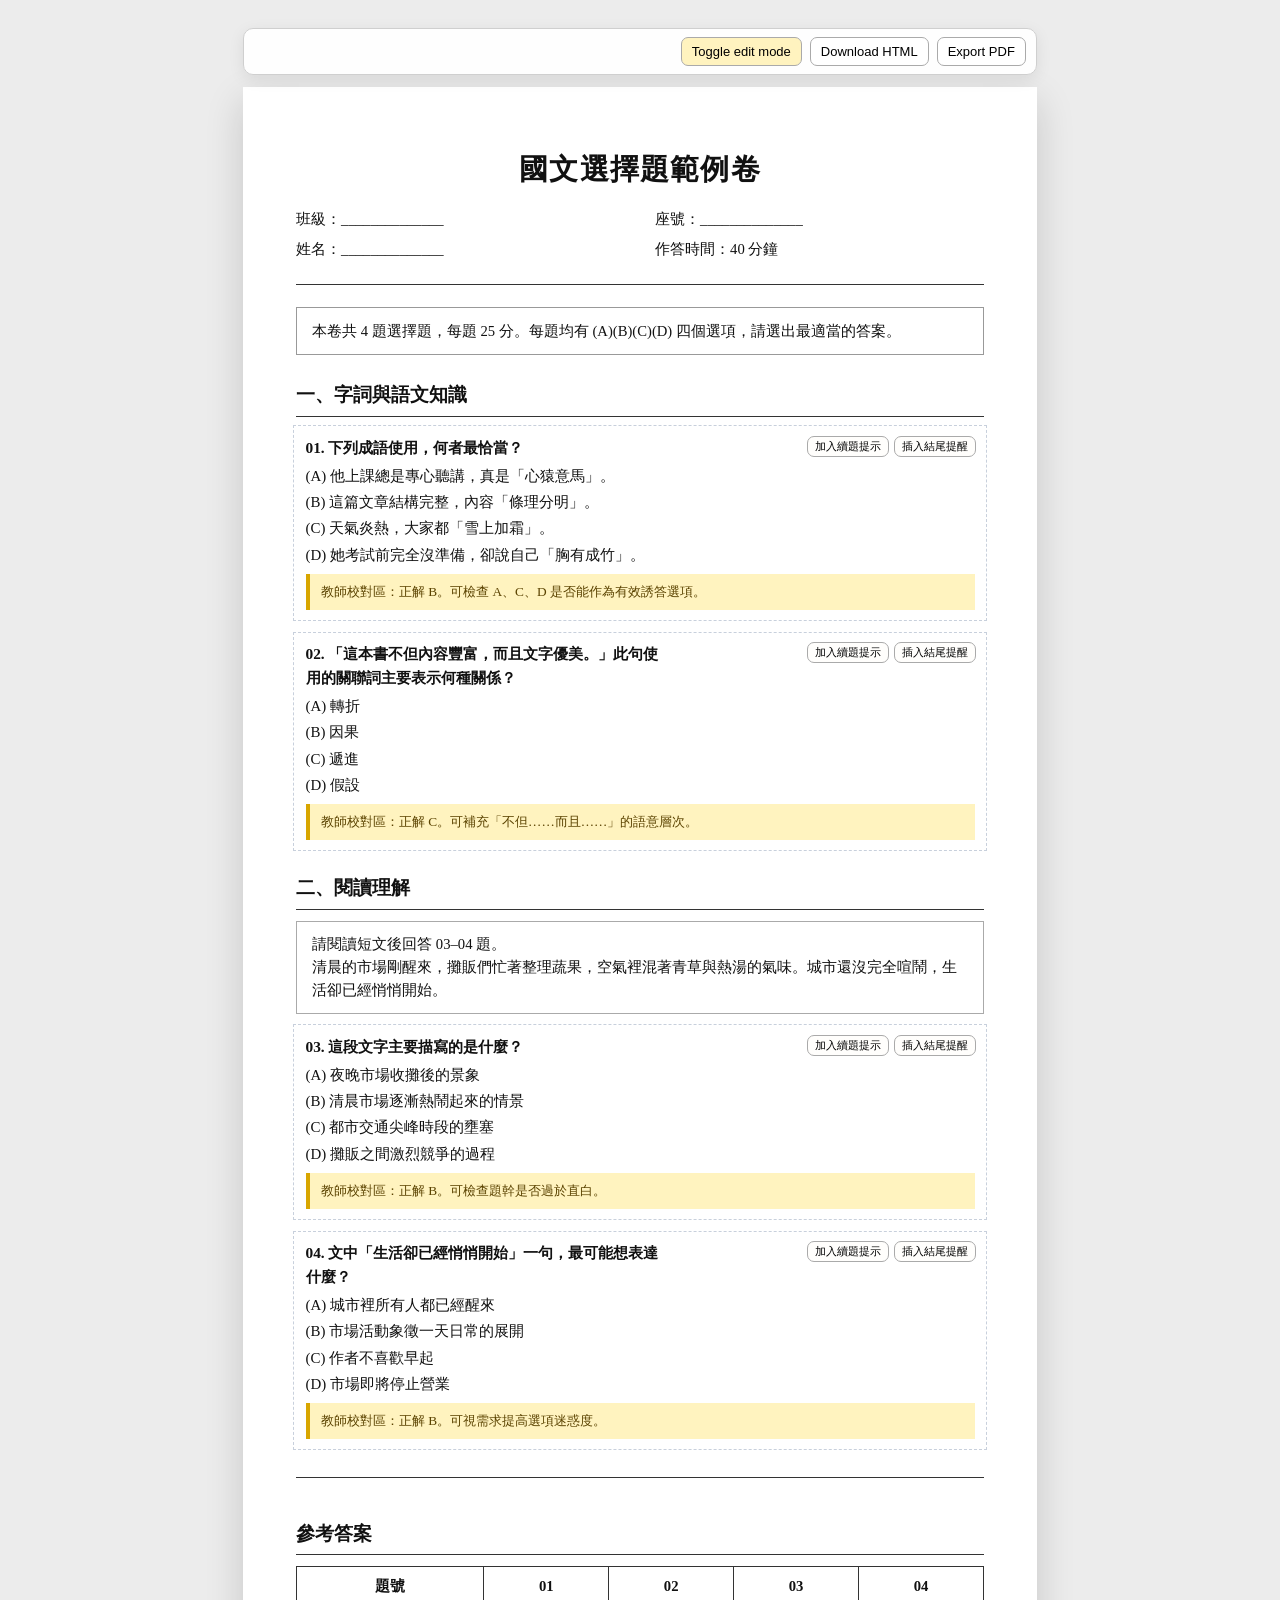
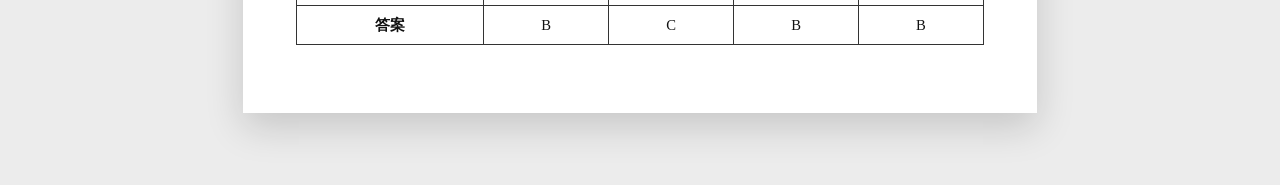
<file: demo-exam.html>
<!doctype html>
<html lang="zh-Hant">
<head>
  <meta charset="utf-8">
  <meta name="viewport" content="width=device-width, initial-scale=1">
  <title>國文選擇題範例卷｜AI 助理產生初稿示意</title>
  <style>
    @page { size: A4; margin: 16mm 14mm 18mm; }
    :root {
      color-scheme: light;
      --ink: #111;
      --muted: #666;
      --line: #333;
      --edit-blue: #d7ebff;
      --edit-yellow: #fff3bf;
      --edit-orange: #f59f00;
    }

    * { box-sizing: border-box; }

    body {
      margin: 0;
      padding: 28px 18px 72px;
      background: #ececec;
      color: var(--ink);
      font-family: "Noto Serif TC", "PingFang TC", "Microsoft JhengHei", serif;
      line-height: 1.55;
    }

    .exam-editor-toolbar {
      position: sticky;
      top: 12px;
      z-index: 20;
      display: flex;
      justify-content: flex-end;
      gap: 8px;
      max-width: 210mm;
      margin: 0 auto 12px;
      padding: 8px 10px;
      background: rgba(255,255,255,.95);
      border: 1px solid #cfcfcf;
      border-radius: 10px;
      box-shadow: 0 4px 16px rgba(0,0,0,.08);
    }

    button {
      border: 1px solid #aaa;
      background: #fff;
      border-radius: 7px;
      padding: 6px 10px;
      font-size: 13px;
      cursor: pointer;
    }
    button.primary { background: var(--edit-yellow); }

    main.exam-paper {
      width: 210mm;
      min-height: 297mm;
      max-width: 100%;
      margin: 0 auto;
      padding: 16mm 14mm 18mm;
      background: #fff;
      box-shadow: 0 14px 36px rgba(0,0,0,.16);
    }

    h1 {
      margin: 0 0 4mm;
      text-align: center;
      font-size: 22pt;
      letter-spacing: .04em;
      font-weight: 700;
    }

    .exam-meta {
      display: grid;
      grid-template-columns: 1fr 1fr;
      gap: 8mm;
      margin: 0 0 6mm;
      padding-bottom: 4mm;
      border-bottom: 1.5px solid var(--line);
      font-size: 11pt;
    }

    .exam-meta p { margin: 0 0 2mm; }

    .exam-instructions {
      margin: 0 0 6mm;
      padding: 3mm 4mm;
      border: 1px solid #999;
      font-size: 11pt;
    }

    h2 {
      margin: 7mm 0 3mm;
      padding-bottom: 1.5mm;
      border-bottom: 1px solid var(--line);
      font-size: 14pt;
    }

    .question {
      position: relative;
      margin: 0 0 4.5mm;
      break-inside: avoid;
      page-break-inside: avoid;
    }

    .edit-mode .question {
      padding: 2mm 2.5mm;
      outline: 1px dashed #c8d0dc;
      outline-offset: 2px;
    }

    .question-controls {
      display: none;
      position: absolute;
      top: 2mm;
      right: 2mm;
      z-index: 5;
      gap: 5px;
      flex-wrap: wrap;
      justify-content: flex-end;
      max-width: 78mm;
    }

    .edit-mode .question-controls { display: flex; }

    .question-controls button {
      padding: 3px 7px;
      border-radius: 7px;
      background: #fffefc;
      font-size: 11px;
      line-height: 1.2;
    }

    .qtext {
      margin: 0 0 1.5mm;
      font-size: 11.5pt;
      font-weight: 700;
    }

    .edit-mode .qtext { margin-right: 82mm; }

    ul.choices {
      margin: 0;
      padding: 0;
      list-style: none;
    }

    .choice {
      margin: .8mm 0;
      font-size: 11.2pt;
    }

    .reading-passage {
      margin: 0 0 3.5mm;
      padding: 3mm 4mm;
      border: 1px solid #aaa;
      font-size: 11pt;
    }

    .teacher-note {
      display: none;
      margin-top: 2mm;
      padding: 2mm 3mm;
      border-left: 4px solid #d8a600;
      background: var(--edit-yellow);
      color: #5b4300;
      font-size: 10pt;
    }

    .edit-mode .teacher-note { display: block; }

    .question.break-after {
      break-after: page;
      page-break-after: always;
    }

    .edit-mode .question.break-after {
      outline-color: var(--edit-orange);
      box-shadow: inset 0 0 0 2px var(--edit-orange);
    }

    .edit-mode .question.break-after::after {
      content: "Page break after this question";
      display: block;
      margin-top: 2mm;
      color: #9a5b00;
      font-size: 9.5pt;
      text-align: right;
    }

    .question.has-continuation-note {
      box-shadow: inset 0 0 0 2px #74c0fc;
    }

    .continuation-note,
    .end-note {
      display: none;
      margin-top: 2mm;
      padding: 1.5mm 2.5mm;
      border-radius: 6px;
      font-size: 10pt;
    }

    .edit-mode .continuation-note,
    .edit-mode .end-note { display: block; }

    .continuation-note {
      background: #e7f5ff;
      color: #0b5c87;
    }

    .end-note {
      background: var(--edit-yellow);
      color: #7a5200;
    }

    .answer-key {
      margin-top: 8mm;
      padding-top: 4mm;
      border-top: 1.5px solid var(--line);
      break-before: page;
      page-break-before: always;
    }

    .answer-grid {
      width: 100%;
      border-collapse: collapse;
      font-size: 11pt;
    }

    .answer-grid td,
    .answer-grid th {
      border: 1px solid #333;
      padding: 2mm;
      text-align: center;
    }


    @media print {
      body { padding: 0; background: #fff; }
      main.exam-paper { width: auto; min-height: auto; padding: 0; box-shadow: none; }
      .exam-editor-toolbar,
      .question-controls,
      .teacher-note,
      .demo-note { display: none !important; }
      .edit-mode .question,
      .question.has-continuation-note,
      .edit-mode .question.break-after {
        padding: 0;
        outline: none !important;
        box-shadow: none !important;
        border: none !important;
      }
      .edit-mode .qtext { margin-right: 0; }
      .continuation-note,
      .end-note {
        display: block !important;
        margin-top: 2mm;
        padding: 0;
        background: transparent;
        color: #333;
        text-align: center;
        font-size: 9.5pt;
      }
      .question.break-after {
        break-after: page !important;
        page-break-after: always !important;
      }
      .edit-mode .question.break-after::after { display: none; }
    }
  </style>
</head>
<body class="edit-mode">
  <div class="exam-editor-toolbar">
    <button type="button" class="primary" id="toggle-edit-mode">Toggle edit mode</button>
    <button type="button" id="download-html">Download HTML</button>
    <button type="button" id="export-pdf">Export PDF</button>
  </div>

  <main class="exam-paper">
    <h1>國文選擇題範例卷</h1>

    <div class="exam-meta">
      <div>
        <p>班級：______________</p>
        <p>姓名：______________</p>
      </div>
      <div>
        <p>座號：______________</p>
        <p>作答時間：40 分鐘</p>
      </div>
    </div>

    <div class="exam-instructions">
      本卷共 4 題選擇題，每題 25 分。每題均有 (A)(B)(C)(D) 四個選項，請選出最適當的答案。
    </div>

    <h2>一、字詞與語文知識</h2>

    <section class="question">
      <div class="question-controls">
        <button type="button">加入續題提示</button>
        <button type="button">插入結尾提醒</button>
      </div>
      <p class="qtext">01. 下列成語使用，何者最恰當？</p>
      <ul class="choices">
        <li class="choice">(A) 他上課總是專心聽講，真是「心猿意馬」。</li>
        <li class="choice">(B) 這篇文章結構完整，內容「條理分明」。</li>
        <li class="choice">(C) 天氣炎熱，大家都「雪上加霜」。</li>
        <li class="choice">(D) 她考試前完全沒準備，卻說自己「胸有成竹」。</li>
      </ul>
      <div class="teacher-note">教師校對區：正解 B。可檢查 A、C、D 是否能作為有效誘答選項。</div>
    </section>

    <section class="question">
      <div class="question-controls">
        <button type="button">加入續題提示</button>
        <button type="button">插入結尾提醒</button>
      </div>
      <p class="qtext">02. 「這本書不但內容豐富，而且文字優美。」此句使用的關聯詞主要表示何種關係？</p>
      <ul class="choices">
        <li class="choice">(A) 轉折</li>
        <li class="choice">(B) 因果</li>
        <li class="choice">(C) 遞進</li>
        <li class="choice">(D) 假設</li>
      </ul>
      <div class="teacher-note">教師校對區：正解 C。可補充「不但……而且……」的語意層次。</div>
    </section>

    <h2>二、閱讀理解</h2>

    <div class="reading-passage">
      請閱讀短文後回答 03–04 題。<br>
      清晨的市場剛醒來，攤販們忙著整理蔬果，空氣裡混著青草與熱湯的氣味。城市還沒完全喧鬧，生活卻已經悄悄開始。
    </div>

    <section class="question">
      <div class="question-controls">
        <button type="button">加入續題提示</button>
        <button type="button">插入結尾提醒</button>
      </div>
      <p class="qtext">03. 這段文字主要描寫的是什麼？</p>
      <ul class="choices">
        <li class="choice">(A) 夜晚市場收攤後的景象</li>
        <li class="choice">(B) 清晨市場逐漸熱鬧起來的情景</li>
        <li class="choice">(C) 都市交通尖峰時段的壅塞</li>
        <li class="choice">(D) 攤販之間激烈競爭的過程</li>
      </ul>
      <div class="teacher-note">教師校對區：正解 B。可檢查題幹是否過於直白。</div>
    </section>

    <section class="question">
      <div class="question-controls">
        <button type="button">加入續題提示</button>
        <button type="button">插入結尾提醒</button>
      </div>
      <p class="qtext">04. 文中「生活卻已經悄悄開始」一句，最可能想表達什麼？</p>
      <ul class="choices">
        <li class="choice">(A) 城市裡所有人都已經醒來</li>
        <li class="choice">(B) 市場活動象徵一天日常的展開</li>
        <li class="choice">(C) 作者不喜歡早起</li>
        <li class="choice">(D) 市場即將停止營業</li>
      </ul>
      <div class="teacher-note">教師校對區：正解 B。可視需求提高選項迷惑度。</div>
    </section>

    <section class="answer-key">
      <h2>參考答案</h2>
      <table class="answer-grid">
        <tr><th>題號</th><th>01</th><th>02</th><th>03</th><th>04</th></tr>
        <tr><th>答案</th><td>B</td><td>C</td><td>B</td><td>B</td></tr>
      </table>
    </section>
  </main>

  <script>
    const toggleButton = document.getElementById('toggle-edit-mode');
    toggleButton.addEventListener('click', () => {
      document.body.classList.toggle('edit-mode');
      toggleButton.textContent = document.body.classList.contains('edit-mode')
        ? 'Toggle edit mode'
        : 'Toggle edit mode: off';
    });

    document.getElementById('download-html').addEventListener('click', () => {
      const blob = new Blob([document.documentElement.outerHTML], { type: 'text/html;charset=utf-8' });
      const url = URL.createObjectURL(blob);
      const a = document.createElement('a');
      a.href = url;
      a.download = 'demo-exam.html';
      a.click();
      URL.revokeObjectURL(url);
    });

    document.getElementById('export-pdf').addEventListener('click', () => window.print());

    document.querySelectorAll('.question-controls button').forEach((button) => {
      button.addEventListener('click', () => {
        const question = button.closest('.question');
        const label = button.textContent.trim();

        if (label === '加入續題提示' || label === '移除續題提示') {
          let note = question.querySelector('.continuation-note');
          if (note) {
            note.remove();
            question.classList.remove('has-continuation-note', 'break-after');
            button.textContent = '加入續題提示';
          } else {
            note = document.createElement('div');
            note.className = 'continuation-note';
            note.textContent = '下一頁還有試題';
            question.appendChild(note);
            question.classList.add('has-continuation-note', 'break-after');
            button.textContent = '移除續題提示';
          }
          return;
        }

        if (label === '插入結尾提醒' || label === '移除結尾提醒') {
          let note = question.querySelector('.end-note');
          if (note) {
            note.remove();
            button.textContent = '插入結尾提醒';
          } else {
            note = document.createElement('div');
            note.className = 'end-note';
            note.textContent = '試題已結束，請回頭檢查是不是每題都寫了唷';
            question.appendChild(note);
            button.textContent = '移除結尾提醒';
          }
        }
      });
    });
  </script>
</body>
</html>
</file>
